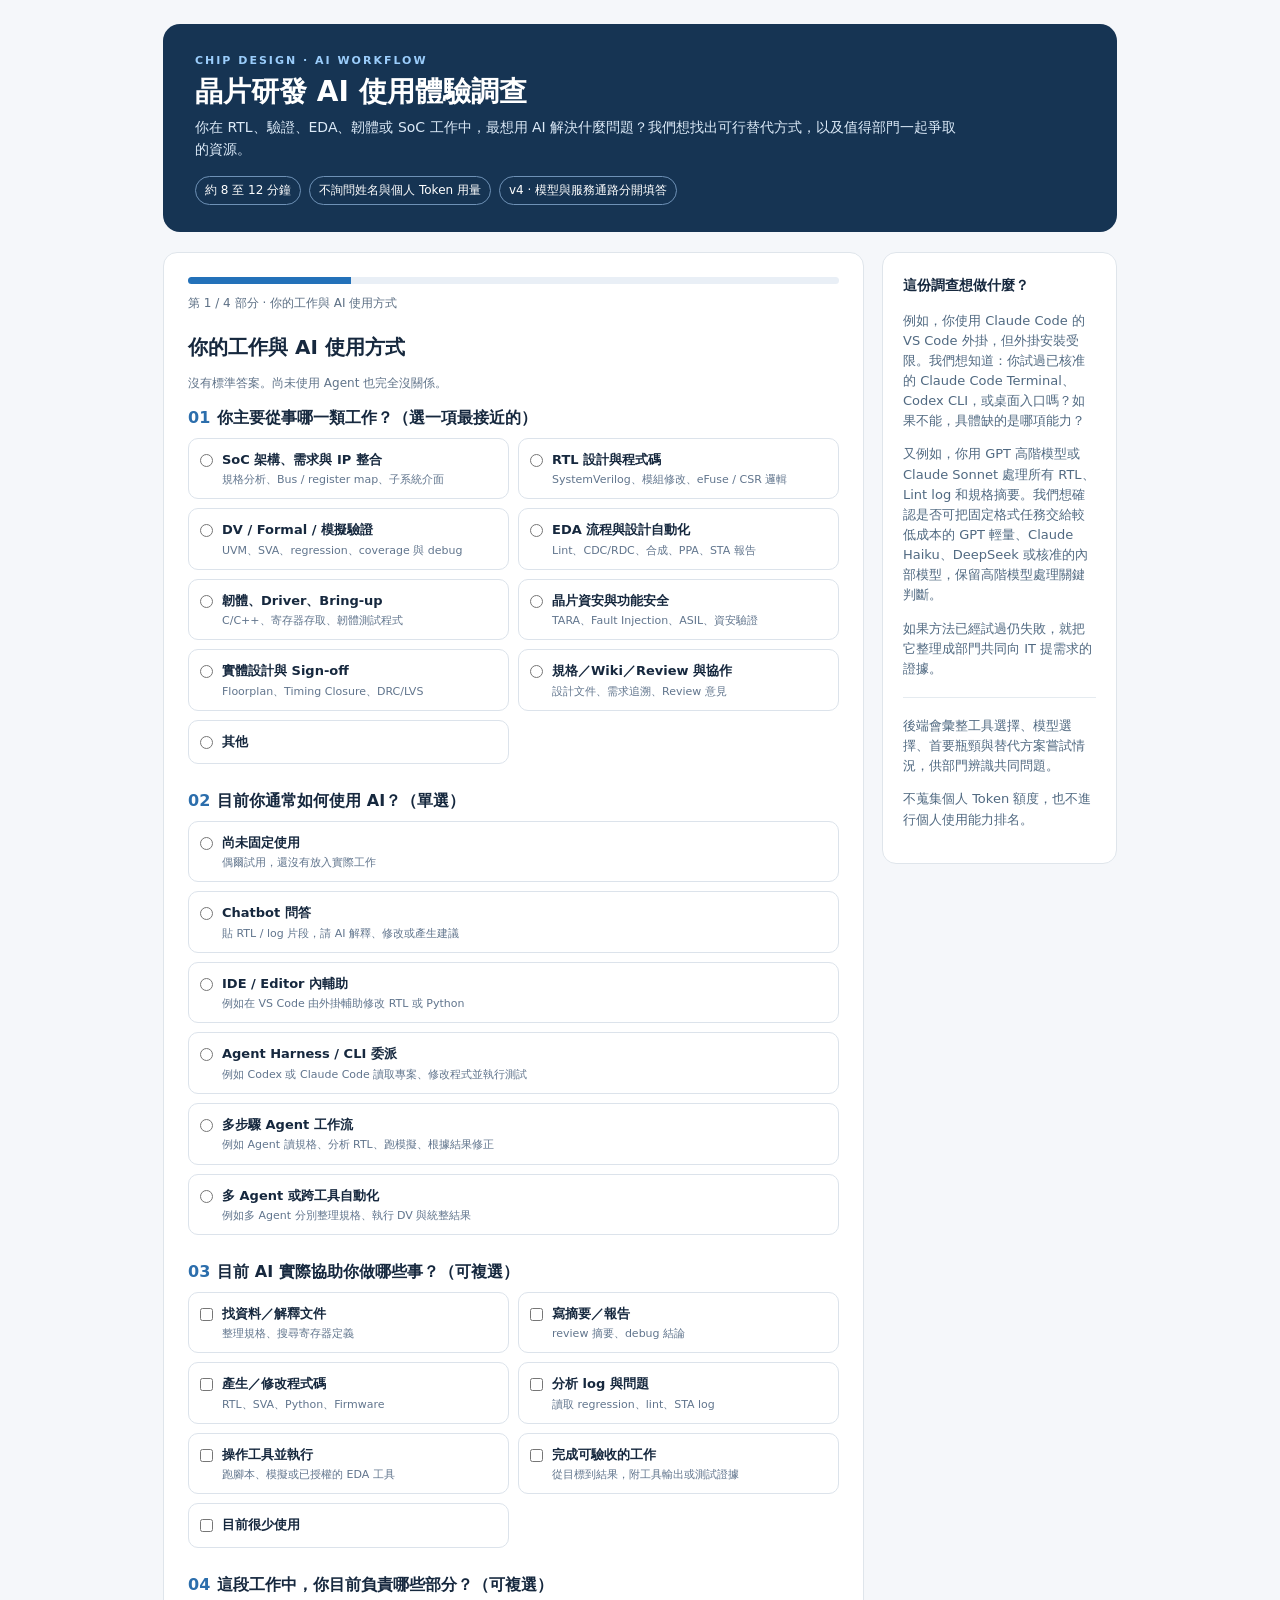
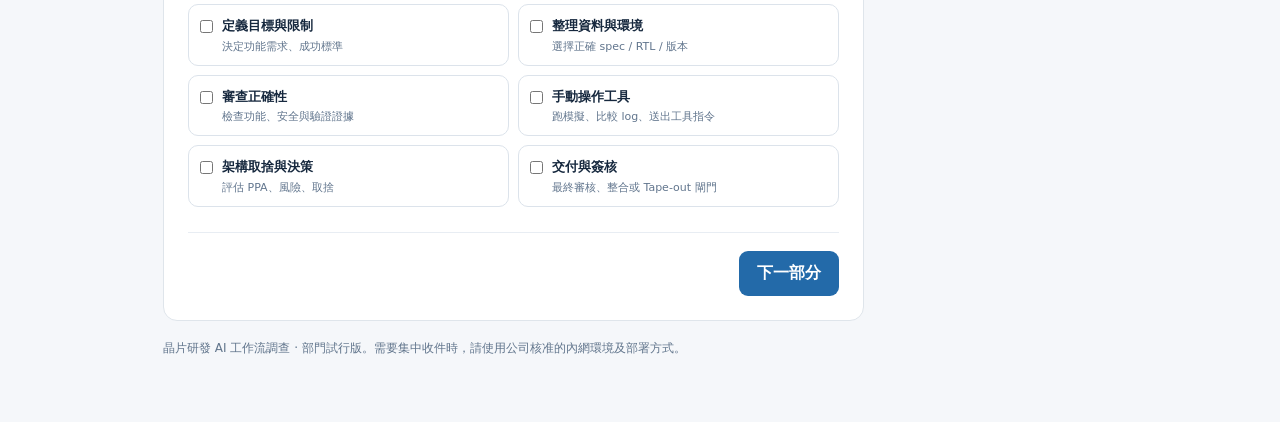
<file: index.html>
<!doctype html><html lang="zh-Hant"><head><meta charset="utf-8"><meta name="viewport" content="width=device-width,initial-scale=1"><meta name="color-scheme" content="light"><title>晶片研發 AI 使用體驗調查</title><link rel="stylesheet" href="style.css"></head><body>
<div class="wrap">
<header class="hero"><div class="eyebrow">CHIP DESIGN · AI WORKFLOW</div><h1>晶片研發 AI 使用體驗調查</h1><p>你在 RTL、驗證、EDA、韌體或 SoC 工作中，最想用 AI 解決什麼問題？我們想找出可行替代方式，以及值得部門一起爭取的資源。</p><div class="meta"><span>約 8 至 12 分鐘</span><span>不詢問姓名與個人 Token 用量</span><span>v4 · 模型與服務通路分開填答</span></div></header>
<div id="offline" class="notice warn hide">目前是離線預覽模式：可以操作問卷，啟動內網伺服器後才能提交及集中儲存。</div>
<div class="layout"><main class="paper">
<div class="stepbar"><div id="progress" style="width:25%"></div></div><div id="stepnote" class="stepnote">第 1 / 4 部分 · 你的工作與 AI 使用方式</div>
<form id="survey" novalidate>
<section id="part1">
<h2>你的工作與 AI 使用方式</h2><p class="hint">沒有標準答案。尚未使用 Agent 也完全沒關係。</p>
<div class="question"><div class="q"><span class="qnum">01</span>你主要從事哪一類工作？（選一項最接近的）</div><div id="tasks" class="gridopts"></div></div>
<div class="question"><div class="q"><span class="qnum">02</span>目前你通常如何使用 AI？（單選）</div><div id="modes" class="gridopts onecol"></div></div>
<div class="question"><div class="q"><span class="qnum">03</span>目前 AI 實際協助你做哪些事？（可複選）</div><div id="aijobs" class="gridopts"></div></div>
<div class="question"><div class="q"><span class="qnum">04</span>這段工作中，你目前負責哪些部分？（可複選）</div><div id="humanjobs" class="gridopts"></div></div>
</section>
<section id="partTools" class="hide">
<h2>你實際用哪些工具與模型？</h2><p class="hint">直接勾選名稱。我們只分析部門使用型態，不會查個人帳單，也不要求提供 API Key。</p>
<div class="question"><div class="q"><span class="qnum">05</span>最近一個月你用過哪些 AI 工具／入口？（可複選）</div><div id="tools" class="gridopts"></div></div>
<div class="question"><div class="q"><span class="qnum">06</span>其中使用最頻繁的是哪個工具／入口？（點擊展開選項）</div><div id="primaryTool" class="picker-holder"></div></div>
<div class="question"><div class="q"><span class="qnum">07</span>你實際使用過哪些模型？（可複選）</div><p class="hint">請依工具 UI 或已知設定勾選；不知道可以直接選「不確定／自動分配」，不需要猜測。</p><div id="models" class="gridopts"></div></div>
<div class="question"><div class="q"><span class="qnum">08</span>主要工作最常使用哪個模型？</div><div id="primaryModel" class="picker-holder"></div></div>
<div class="question education"><h3>模型、服務平台與費用，要分開看</h3>
<p>工具是你操作的入口；模型是實際處理任務的系統；服務通路決定模型在哪裡執行、由誰提供算力與如何計費。同一個 Qwen 或 DeepSeek 模型，可以由外部平台代管，也可以由公司自行部署。</p>
<div class="gridopts onecol">
<div class="tip"><b>商業閉源模型服務</b><br>例如透過供應商使用 GPT、Claude 等系列。可能採訂閱、Token 用量或企業合約計費；訂閱額度與 API 帳單不一定共用。</div>
<div class="tip"><b>開放權重模型的商業代管</b><br>例如經 Databricks、OpenRouter 或其他供應商使用開放權重模型。取得模型權重與執行推論是兩回事；平台提供 GPU 與服務通常有費用，也可能提供有限的免費方案。這些平台也可能提供閉源或外部模型，不能只看平台名稱就判斷模型類型。</div>
<div class="tip"><b>公司 On-prem 模型</b><br>由公司自行部署，常使用開放權重模型，但不能因此斷定全部都是開源。即使個人沒有扣款，公司仍負擔硬體、電力、維運及可能的授權費；也可能排隊或有容量限制。</div></div>
<p class="hint">「開放權重」不等於符合所有開源條件；可否商用依模型版本與授權條款。內部 Chatbot 也可能轉送外部服務，資料能否使用仍依公司核准政策。比較時看整個任務的成功率、重試次數、總耗時與成本，無需在此提供金額。</p>
<p class="hint">平台說明：<a href="https://docs.databricks.com/aws/en/machine-learning/foundation-model-apis/" target="_blank" rel="noopener noreferrer">Databricks Foundation Model APIs</a> · <a href="https://openrouter.ai/pricing" target="_blank" rel="noopener noreferrer">OpenRouter 計費說明</a>（2026-10-15 查閱；實際依公司合約）</p></div>
<div class="question"><div class="q">08a 最近使用模型時，經過哪些服務通路？（可複選）</div><p class="hint">不知道就選不知道；不要由 AIDO、Chatbot 或模型名稱推測部署位置。</p><div id="routes" class="gridopts onecol"></div></div>
<div class="question"><div class="q">08b 你在第 08 題所選的最常用模型，主要透過哪個通路使用？</div><p class="hint">只問這個主要組合，不會把你勾選的每個模型與每個通路自動配對。模型或通路不詳仍可據實填答。</p><div id="primaryRoute" class="picker-holder"></div></div>
<div class="question"><div class="q">08c 你對目前模型服務的成本了解多少？（單選）</div><div id="costAwareness" class="gridopts onecol"></div></div>
<div class="question"><div class="q"><span class="qnum">09</span>你通常怎麼決定使用哪個模型？（選一項最接近的）</div><div id="chooseBasis" class="gridopts"></div></div>
<div class="question"><div class="q"><span class="qnum">10</span>有嘗試把不同工作交給不同等級模型嗎？</div><div id="routingPractice" class="gridopts onecol"></div></div>
<div class="question"><div class="q"><span class="qnum">11</span>哪個模型最容易消耗你的 Token 額度？</div><p class="hint">選擇你感受到的主要來源即可，無需查帳單或填寫金額；不清楚請選「不知道」。</p><div id="costlyModel" class="picker-holder"></div></div>
<div class="question"><div class="q"><span class="qnum">12</span>Token 最常消耗在哪一類晶片設計工作？</div><div id="costlyTask" class="gridopts"></div></div>
</section>
<section id="part2" class="hide">
<h2>目前最常卡住的是什麼？</h2><p class="hint">先選出障礙，再看可能的解法。每個選項都附上晶片研發的具體情境。</p>
<div class="question"><div class="q"><span class="qnum">13</span>哪些問題讓 AI 無法進一步幫助你？（最多選 3 項）</div><div id="barriers" class="gridopts"></div><p class="hint" id="selectedCount">已選 0 / 3</p></div>
<div class="question"><div class="q"><span class="qnum">14</span>如果先處理一件事，你最希望解決哪一項？</div><div id="top" class="picker-holder"></div></div>
<div class="question"><div class="q"><span class="qnum">15</span>可以舉一個正在被卡住的工作嗎？（選填）</div><textarea class="inp textarea" maxlength="300" id="example" placeholder="例如：分析某個 IP 的 RTL 與 register 規格時，Agent 每次都重讀大量文件，額度先耗盡，無法產生可驗證的結果。請避免填寫專案名稱、機密設計內容或憑證。"></textarea></div>
</section>
<section id="part3" class="hide">
<h2>一起找出下一條可行路徑</h2><p class="hint">以下不是測驗，也不是要求你自行解決所有問題。只是幫助我們區分哪些方法還值得嘗試，哪些障礙應由部門或 IT 統一處理。</p>
<div id="diagnostic"></div>
<div class="question"><div class="q">如果 VS Code 外掛或特定 AI 入口無法使用，你目前怎麼處理？</div><p class="hint">可依實際經驗回答。這題特別用來分辨「入口被擋」和「服務真的不能用」。</p><div id="alternateRoute" class="gridopts onecol"></div></div>
<div class="question"><div class="q"><span class="qnum">16</span>哪幾種支援最可能幫助你？（最多選 3 項）</div><div id="helpwanted" class="gridopts"></div></div>
<div class="question"><div class="q"><span class="qnum">17</span>你願意分享實際案例嗎？</div><div id="volunteer" class="gridopts onecol"></div></div>
<div class="question"><div class="q"><span class="qnum">18</span>還有什麼想讓部門一起改善的？（選填）</div><textarea class="inp textarea" maxlength="300" id="extra" placeholder="例如：目前能使用哪一個經核准的 EDA 日誌整理工具不清楚；或是 CLI 可用但跨系統資料權限不明。請勿填機密資訊。"></textarea></div>
<div class="notice">資料只用於部門共同改善分析。這份問卷只收工具和模型名稱類別，不要求姓名、員工編號、精確額度或專案機密；若填入自由文字，請自行確認不含可識別資訊。提交後會送往本問卷的伺服器集中儲存。</div>
</section>
<div class="actions"><button type="button" class="btn alt" id="prev" hidden>上一部分</button><span id="err" class="error" aria-live="polite"></span><button type="button" class="btn" id="next">下一部分</button><button type="submit" class="btn hide" id="submit">送出匿名回覆</button></div>
</form><section id="success" class="hide"><h2 class="ok">回覆已送出，謝謝你</h2><p>你分享的內容將協助我們找出晶片研發的共通瓶頸，並提出模型選擇、工作流程、工具與資源方面的改善方向。</p><button class="btn alt" id="again">填寫另一份</button></section>
</main>
<aside class="aside"><div class="paper"><strong>這份調查想做什麼？</strong><p>例如，你使用 Claude Code 的 VS Code 外掛，但外掛安裝受限。我們想知道：你試過已核准的 Claude Code Terminal、Codex CLI，或桌面入口嗎？如果不能，具體缺的是哪項能力？</p><p>又例如，你用 GPT 高階模型或 Claude Sonnet 處理所有 RTL、Lint log 和規格摘要。我們想確認是否可把固定格式任務交給較低成本的 GPT 輕量、Claude Haiku、DeepSeek 或核准的內部模型，保留高階模型處理關鍵判斷。</p><p>如果方法已經試過仍失敗，就把它整理成部門共同向 IT 提需求的證據。</p><hr class="divider"><p class="small">後端會彙整工具選擇、模型選擇、首要瓶頸與替代方案嘗試情況，供部門辨識共同問題。</p><p class="small">不蒐集個人 Token 額度，也不進行個人使用能力排名。</p></div></aside></div>
<footer class="footer">晶片研發 AI 工作流調查 · 部門試行版。需要集中收件時，請使用公司核准的內網環境及部署方式。</footer></div>
<script src="app.js"></script></body></html>
</file>
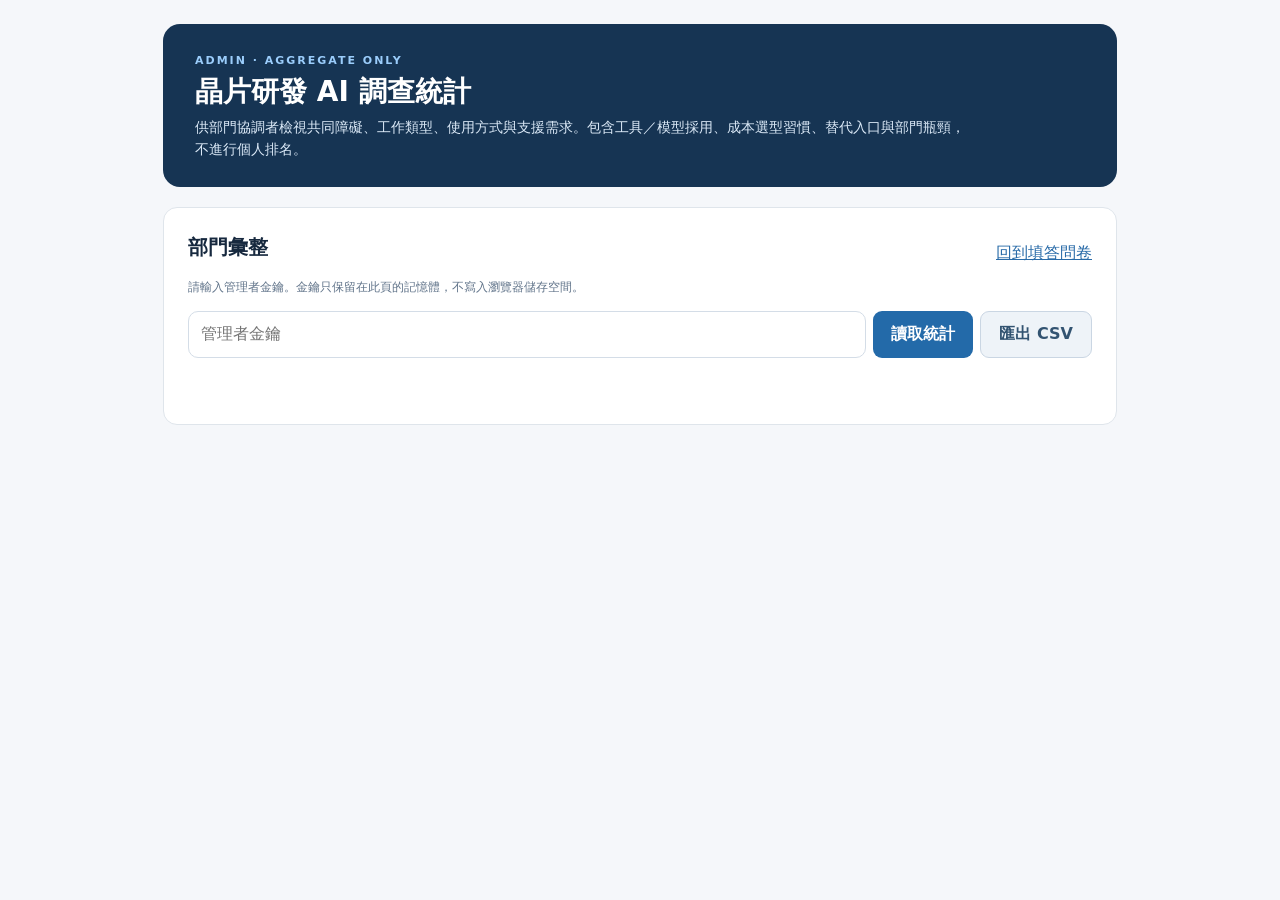
<file: admin.html>
<!doctype html><html lang="zh-Hant"><head><meta charset="utf-8"><meta name="viewport" content="width=device-width,initial-scale=1"><title>晶片研發 AI 調查｜管理者統計</title><link rel="stylesheet" href="style.css"></head><body><div class="wrap"><header class="hero"><div class="eyebrow">ADMIN · AGGREGATE ONLY</div><h1>晶片研發 AI 調查統計</h1><p>供部門協調者檢視共同障礙、工作類型、使用方式與支援需求。包含工具／模型採用、成本選型習慣、替代入口與部門瓶頸，不進行個人排名。</p></header><main class="paper" style="margin-top:20px"><div class="adminheader"><h2>部門彙整</h2><a href="/">回到填答問卷</a></div><p class="hint">請輸入管理者金鑰。金鑰只保留在此頁的記憶體，不寫入瀏覽器儲存空間。</p><div class="adminbar"><input id="key" type="password" class="inp" placeholder="管理者金鑰" autocomplete="off"><button class="btn" id="load">讀取統計</button><button class="btn alt" id="export">匯出 CSV</button></div><div id="msg" class="status error" aria-live="polite"></div><div id="stats" class="hide"><div class="kpis"><div class="kpi"><b id="count">0</b><small>回覆數</small></div><div class="kpi"><b id="topCount">0</b><small>首要障礙票數</small></div></div><div class="cols"><section><h3>同事勾選的工作瓶頸</h3><div id="barriers"></div></section><section><h3>最希望優先處理</h3><div id="priority"></div></section><section><h3>晶片研發工作領域</h3><div id="task"></div></section><section><h3>目前 AI 使用方式</h3><div id="mode"></div></section><section><h3>正在使用的工具／入口（複選）</h3><div id="tools"></div></section><section><h3>最常用的工具／入口</h3><div id="primaryTool"></div></section><section><h3>使用過的模型（複選）</h3><div id="models"></div></section><section><h3>最常用的模型</h3><div id="primaryModel"></div></section><section><h3>最容易造成額度壓力的模型</h3><div id="costlyModel"></div></section><section><h3>耗費額度的晶片設計任務</h3><div id="costlyTask"></div></section><section><h3>使用的服務通路（複選）</h3><div id="routes"></div></section><section><h3>最常用模型的主要通路</h3><div id="primaryRoute"></div></section><section><h3>服務成本認知</h3><div id="costAwareness"></div></section><section><h3>主要模型 × 通路（實際填答組合）</h3><div id="modelRoutePairs"></div><p class="hint">僅依第 08 與 08b 題配對；舊版未填通路者不列入組合統計。</p></section><section><h3>如何選擇模型</h3><div id="basis"></div></section><section><h3>是否依任務分流模型</h3><div id="routing"></div></section><section><h3>工具入口受限時的替代路徑</h3><div id="alternate"></div></section><section><h3>希望獲得的支援</h3><div id="help"></div></section><section><h3>對案例交流的意願</h3><div id="volunteer"></div></section></div><hr class="divider"><h3>依結果安排下一步</h3><ul class="review" id="actions"></ul><p class="small muted">多選題以填答份數為分母，百分比不需加總至 100%。資料為自願回覆，不能直接代表全部同事，也不含真實個人 Token 帳單。</p></div></main></div><script src="admin.js"></script></body></html>
</file>
<file: style.css>
:root{font-family:system-ui,-apple-system,"Noto Sans TC","Microsoft JhengHei",sans-serif;color:#16283e;background:#f5f7fa;line-height:1.55}
*{box-sizing:border-box}body{margin:0}button,input,select,textarea{font:inherit}button{cursor:pointer}button:focus-visible,input:focus-visible,textarea:focus-visible,select:focus-visible{outline:3px solid #9bc8fa;outline-offset:2px}.wrap{max-width:990px;margin:0 auto;padding:24px 18px 65px}.hero{padding:28px 32px 27px;background:#163453;color:white;border-radius:17px}.hero h1{font-size:28px;line-height:1.28;margin:5px 0 7px}.hero p{max-width:770px;margin:0;color:#dceaf8;font-size:14px}.eyebrow{font-size:11px;letter-spacing:2px;color:#9bcdfb;font-weight:800}.meta{margin-top:16px;display:flex;gap:8px;flex-wrap:wrap}.meta span{font-size:12px;border:1px solid #6e91b6;padding:4px 9px;border-radius:50px}.layout{display:grid;grid-template-columns:1fr 235px;gap:18px;margin-top:20px;align-items:start}.paper{padding:24px;background:white;border:1px solid #dfe5eb;border-radius:14px}.aside{position:sticky;top:18px}.aside p{font-size:13px;color:#506981}.aside strong{font-size:14px}.aside .paper{padding:20px}.muted,.hint{color:#61748a}.hint{font-size:12px;margin:4px 0 13px}h2{font-size:20px;margin:0 0 11px}h3{font-size:16px;margin:0 0 8px}.stepbar{height:7px;background:#e9eff6;border-radius:6px;overflow:hidden;margin-bottom:10px}.stepbar div{height:100%;background:#2371b9;transition:.2s}.stepnote{font-size:12px;color:#5d7085;margin:0 0 20px}.question{margin-bottom:25px}.q{font-weight:750;margin-bottom:7px}.qnum{color:#2c6eac;margin-right:7px}.gridopts{display:grid;grid-template-columns:1fr 1fr;gap:9px}.gridopts.onecol{grid-template-columns:1fr}.option{display:flex;align-items:flex-start;gap:9px;border:1px solid #dce3eb;padding:11px;border-radius:10px;cursor:pointer;background:#fff}.option:has(input:checked){background:#edf5ff;border-color:#77a9da}.option input{accent-color:#2366ae;margin:4px 0 0}.option b{display:block;font-size:13px;font-weight:720}.option small{display:block;color:#61758d;margin-top:2px;font-size:11px;line-height:1.4}.inp{width:100%;border:1px solid #d4dde7;border-radius:10px;padding:10px 12px;background:white}.inp.textarea{min-height:90px;resize:vertical}.promptcard{border:1px solid #ccdeea;border-radius:12px;background:#f7fbff;padding:15px 17px;margin:15px 0}.promptcard h3{color:#245b8f}.promptcard ol{margin:4px 0 11px;padding-left:19px;font-size:13px}.promptcard li{margin:7px 0}.tip{border-left:3px solid #208575;background:#eff8f5;padding:10px 12px;border-radius:0 8px 8px 0;font-size:13px}.selectrow{display:flex;gap:8px;flex-wrap:wrap;margin-top:8px}.selectrow label{font-size:12px}.actions{display:flex;justify-content:space-between;align-items:center;border-top:1px solid #e8edf3;padding-top:18px;gap:8px;margin-top:15px}.btn{padding:10px 18px;background:#236aa9;border:0;border-radius:9px;color:white;font-weight:750}.btn.alt{background:#eef3f8;border:1px solid #cad6e3;color:#325371}.btn:disabled{opacity:.5}.hide{display:none!important}.notice{font-size:13px;background:#ecf6ff;color:#234c76;border-left:3px solid #3988c9;padding:12px 14px;border-radius:0 9px 9px 0;margin:14px 0}.notice.warn{background:#fff3e4;border-left-color:#d18b30;color:#77511b}.footer{font-size:12px;color:#61758c;margin-top:18px}.ok{color:#176b58}.error{color:#b33b38;font-size:13px}.barrow{margin-bottom:13px}.barrow label{display:flex;justify-content:space-between;font-size:13px;gap:8px}.meter{height:10px;background:#e5ebf4;border-radius:12px;overflow:hidden;margin:6px 0}.meter div{height:100%;background:#3b78b4}.cols{display:grid;grid-template-columns:1fr 1fr;gap:24px}.kpis{display:flex;flex-wrap:wrap;gap:12px;margin-bottom:18px}.kpi{min-width:140px;background:#f2f6fb;border-radius:10px;padding:12px}.kpi b{display:block;font-size:25px;color:#21619a}.kpi small{font-size:12px;color:#59728c}.divider{border:0;border-top:1px solid #e5ebf0;margin:18px 0}.review{padding:14px;background:#f2f8f6;border-radius:10px}.review li{margin:8px 0}.badge{background:#e7f0f8;padding:3px 8px;border-radius:6px;font-size:11px;color:#315574}.adminheader{display:flex;justify-content:space-between;align-items:center;gap:12px}.adminbar{display:flex;gap:7px;margin:14px 0 22px}.adminbar input{flex:1}.paneltitle{font-size:14px;color:#637a90;font-weight:750;margin-bottom:12px}a{color:#296ba8}.focus{color:#2262a3}.small{font-size:12px}.status{min-height:20px;margin-top:8px}.bulletless{padding-left:0;list-style:none}.bulletless li{margin:7px 0}
@media(max-width:800px){.layout{grid-template-columns:1fr}.aside{position:static}.cols{grid-template-columns:1fr}}
@media(max-width:560px){.wrap{padding:10px 10px 40px}.hero{padding:25px 18px}.hero h1{font-size:24px}.paper{padding:17px}.gridopts{grid-template-columns:1fr}.actions{flex-wrap:wrap}}

/* Disclosures expand within document flow, including mobile and embedded previews. */
.picker{border:1px solid #b5c9dd;border-radius:10px;background:#fff;margin-top:8px}
.picker summary{padding:12px;cursor:pointer;font-size:14px;color:#234c76;overflow-wrap:anywhere}
.picker summary:focus-visible{outline:3px solid #9bc8fa;outline-offset:2px;border-radius:8px}
.picker[open] summary{border-bottom:1px solid #dce3eb;background:#edf5ff}
.picker-options{display:grid;gap:8px;padding:10px}.picker-options .option{font-size:14px}
.education{padding:16px;background:#f3f8fc;border-radius:12px}.education p{font-size:13px}
</file>
